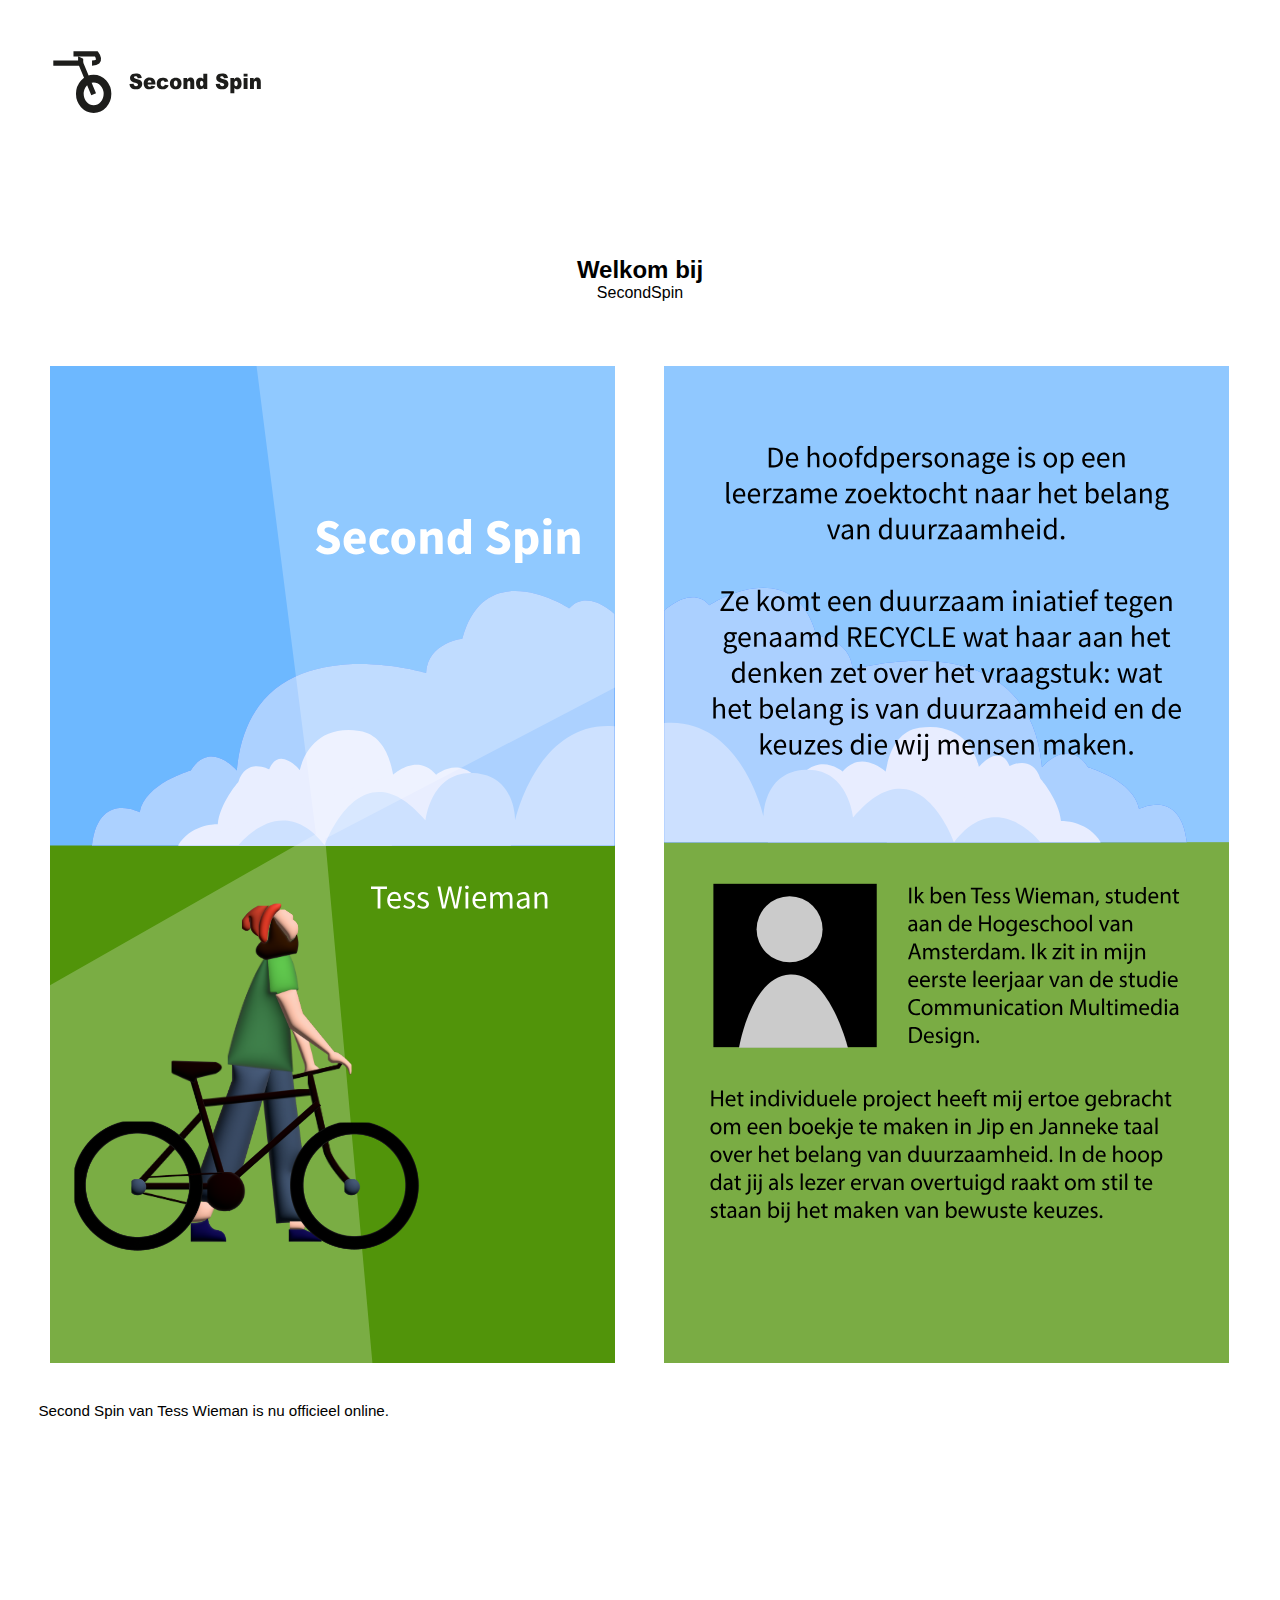
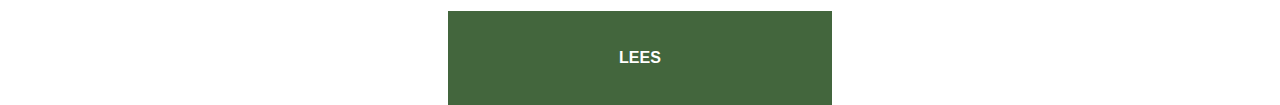
<file: index.html>
<!DOCTYPE html>
<html lang="nl">
<head>
    <meta charset="UTF-8">
    <meta name="viewport" content="width=device-width, initial-scale=1.0">
    <title>SecondSpin</title>
    <link rel="stylesheet" href="style.css">
</head>

<body>
    <header>
        <nav>
            <a href="index.html">
                <img src="animaties/logo.svg" alt="logo SecondSpin">
            </a>
        </nav>
    </header>
    
    <main>
        <div class="welkom-text">
          <h1>Welkom bij</h1>
          <h2>SecondSpin</h2>
        </div>
        <div class="cover">
            <img src="animaties/voorkant-cover.svg" alt="voorkant van de kaft">
            <img src="animaties/achterkant-cover.svg" alt="achterkant van de kaft">
        </div>
        <p>Second Spin van Tess Wieman is nu officieel online.</p>
        <section>
            <a href="voorkant.html">LEES</a>
        </section>
  </main>

</body>
</html>
</file>
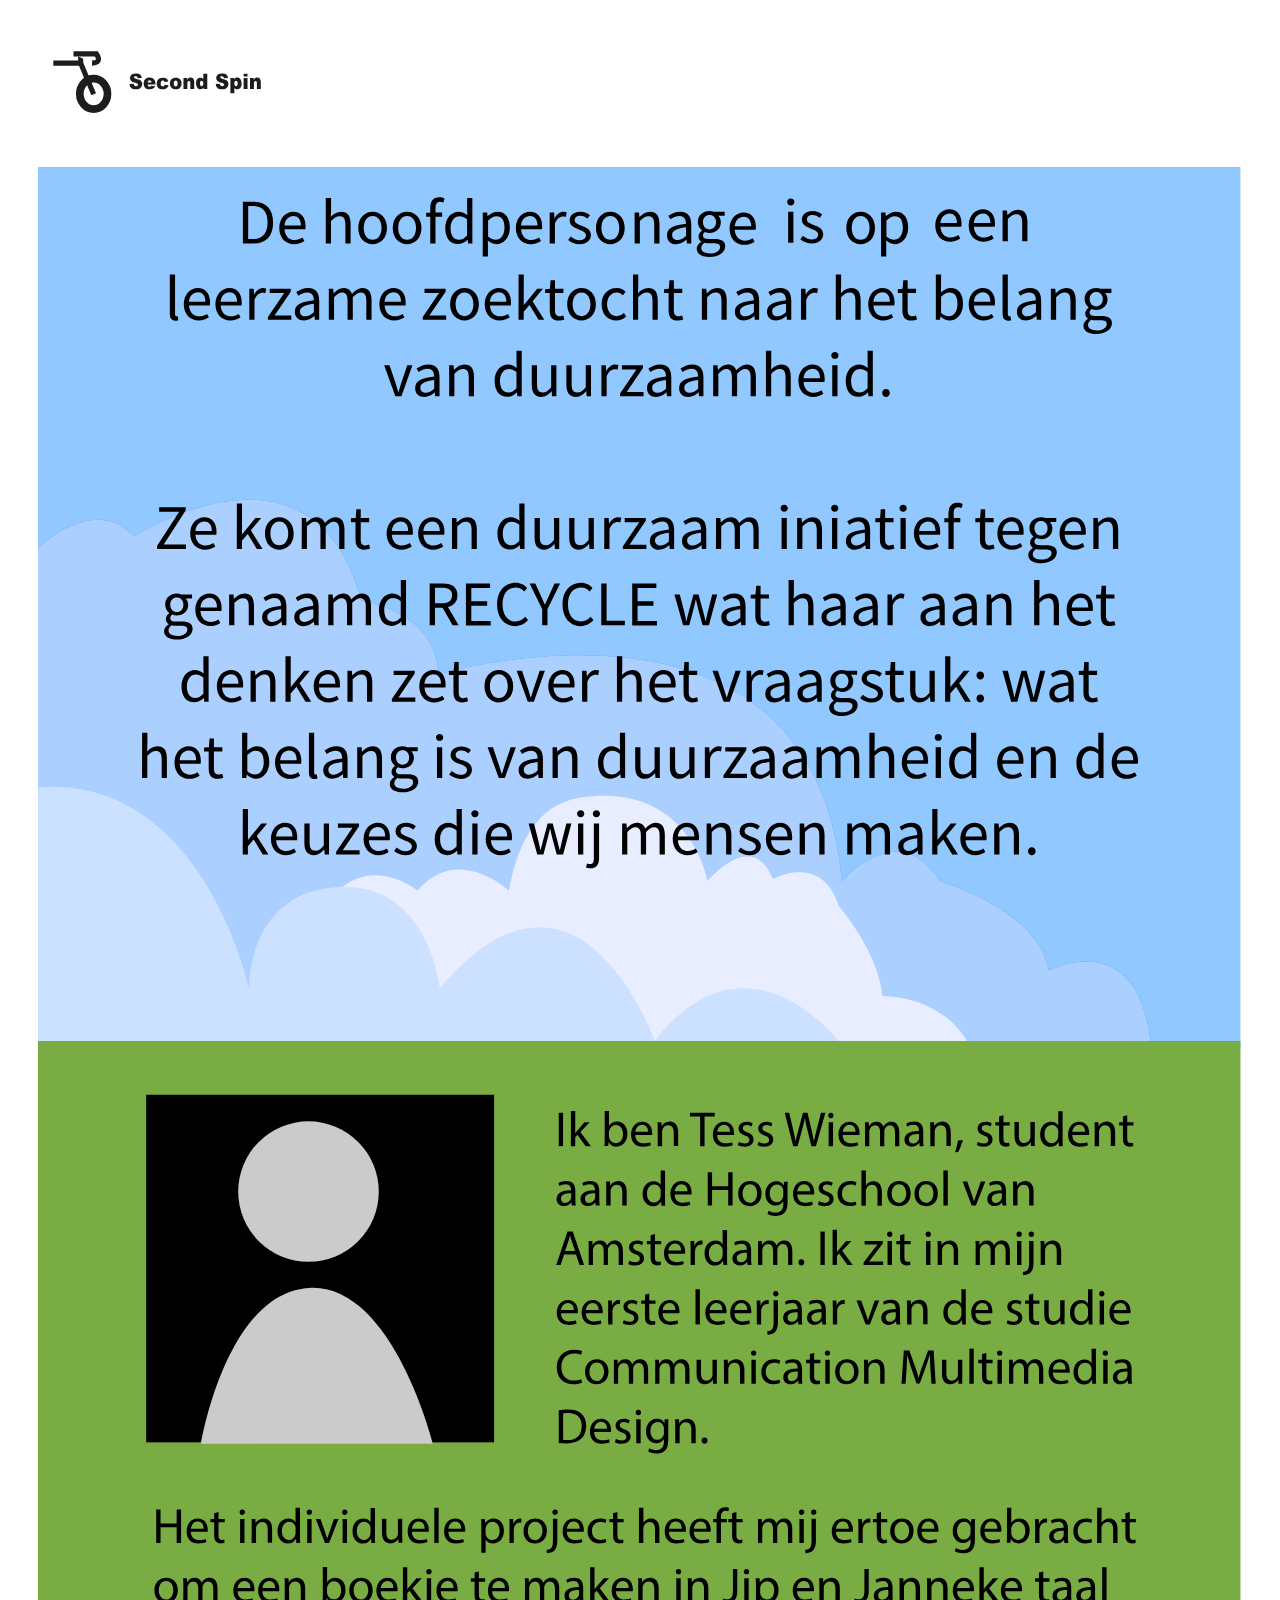
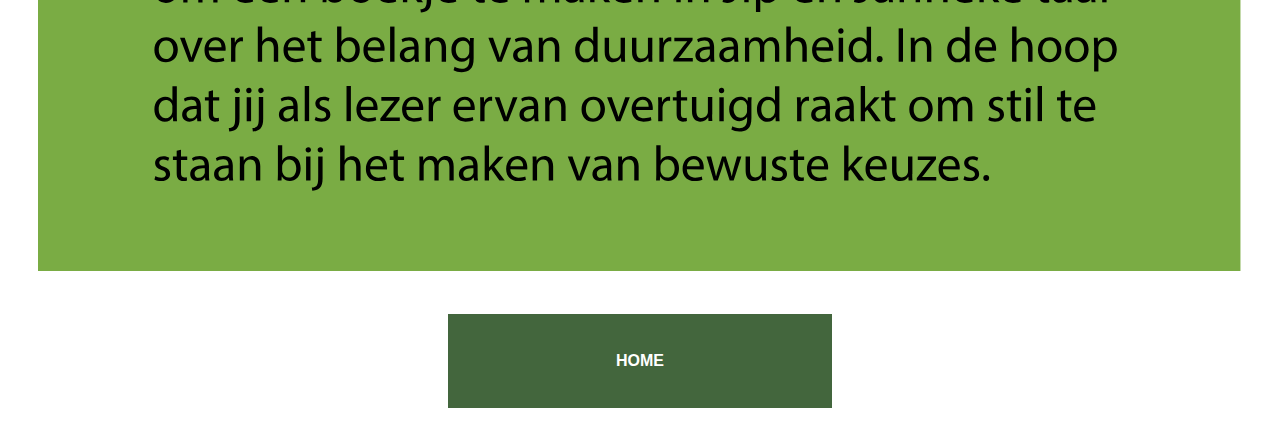
<file: achterkant.html>
<!DOCTYPE html>
<html lang="nl">
<head>
    <meta charset="UTF-8">
    <meta name="viewport" content="width=device-width, initial-scale=1.0">
    <title>kaft - SecondSpin</title>
    <link rel="stylesheet" href="style.css">
</head>

<body>
    <header>
        <nav>
            <a href="index.html">
                <img src="animaties/logo.svg" alt="logo SecondSpin">
            </a>
        </nav>
    </header>
    <main>
        <img src="animaties/achterkant-cover1.svg" alt="achterkant van de kaft">
        <div class="home-button">
            <a href="index.html">HOME</a>
        </div>
    </main>
</body>
</html>
</file>
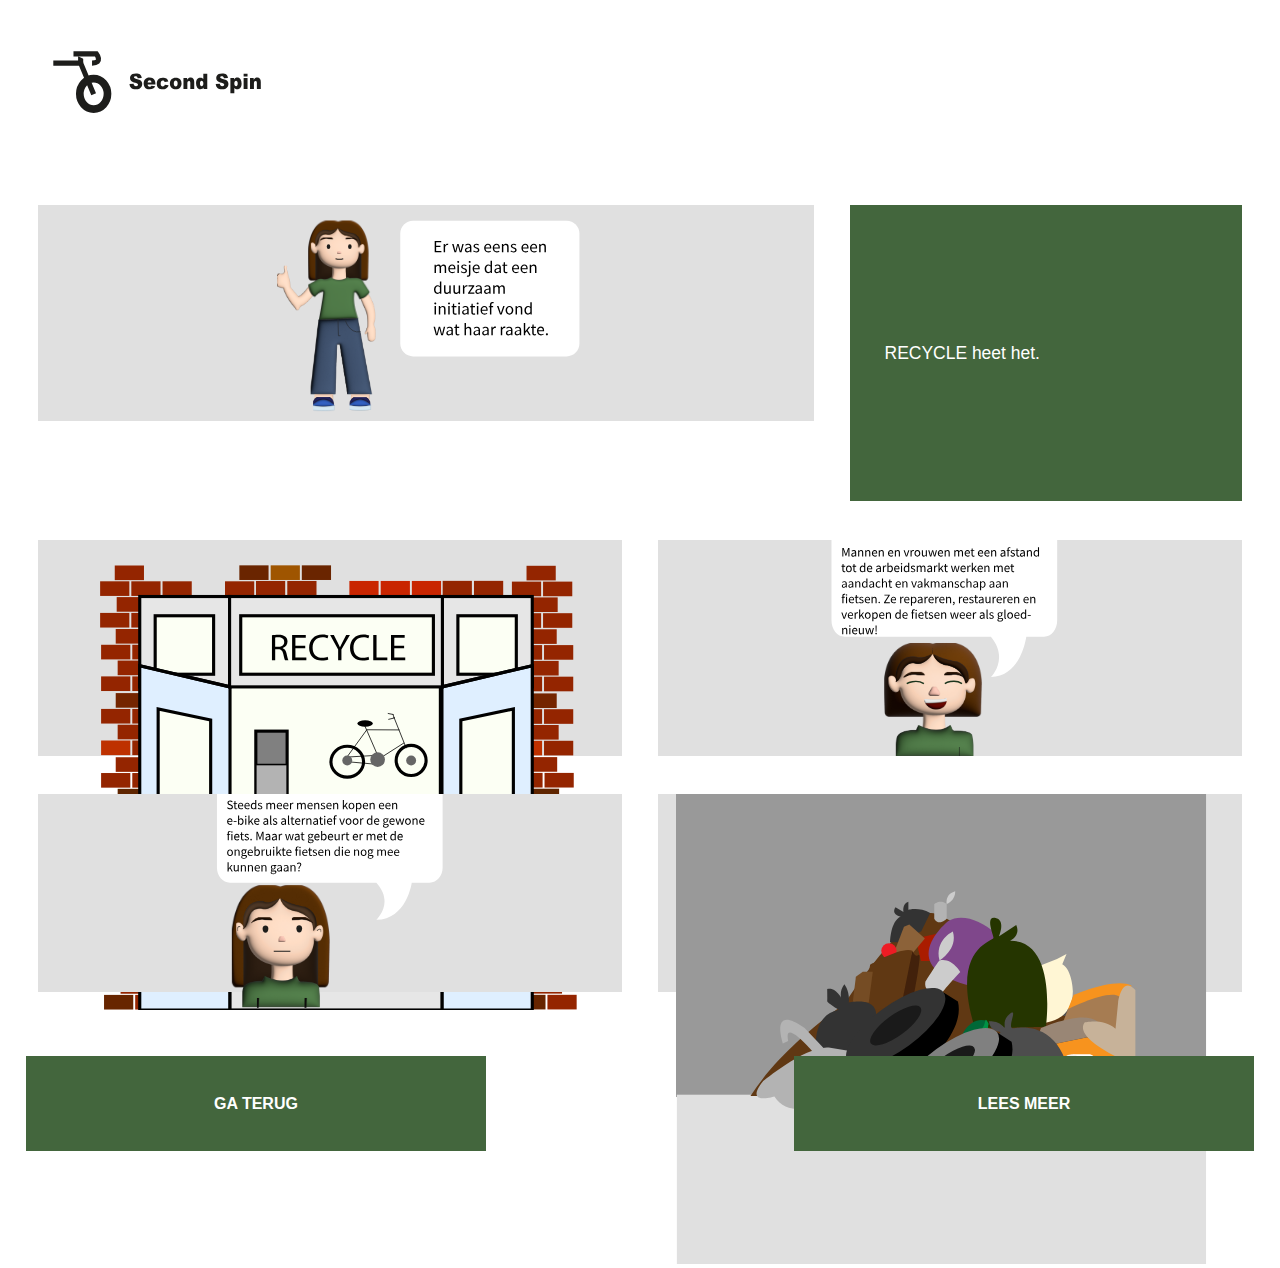
<file: page1.html>
<!DOCTYPE html>
<html lang="nl">
<head>
    <meta charset="UTF-8">
    <meta name="viewport" content="width=device-width, initial-scale=1.0">
    <title>verhaal - SecondSpin</title>
    <link rel="stylesheet" href="style.css">
</head>

<body>
    <header>
        <nav>
            <a href="index.html">
                <img src="animaties/logo.svg" alt="logo SecondSpin">
            </a>
        </nav>
    </header>

    <main>
        <div class="rij-1">
            <div class="box-one">
                <img src="animaties/plaatje1.svg" alt="Er was eens een meisje dat een duurzaam initiatief vond wat haar raakte.">
            </div>
            <div class="box-two">
                <p>RECYCLE heet het.</p>
            </div>
        </div>
        <div class="rij-2">
            <div class="box-three">
                <img src="animaties/plaatje3.svg" alt="Weergave hoe de winkel/werkplek eruit ziet van recycle.">
            </div>
            <div class="box-four">
                <img src="animaties/plaatje4.svg" alt="Mannen en vrouwen met een afstand tot de arbeidsmarkt werken met aandacht en vakmanschap aan fietsen. Ze repareren, restaureren en verkopen de fietsen weer als gloednieuw!">
            </div>
            
        </div>
        <div class="rij-3">
            <div class="box-five">
                <img src="animaties/plaatje5.svg" alt="Steeds meer mensen kopen een e-bike als alternatief voor de gewone fiets. Maar wat gebeurt er met de ongebruikte fietsen die nog mee kunnen gaan?">
            </div>
            <div class="box-six">
                <img src="animaties/plaatje6.svg" alt="Weergave van een afvalhoop.">
            </div>
        </div>
        <div class="twee-buttons">
            <a href="index.html">GA TERUG</a>
            <a href="page2.html">LEES MEER</a>
        </div>
    </main>
</body>
</html>
</file>
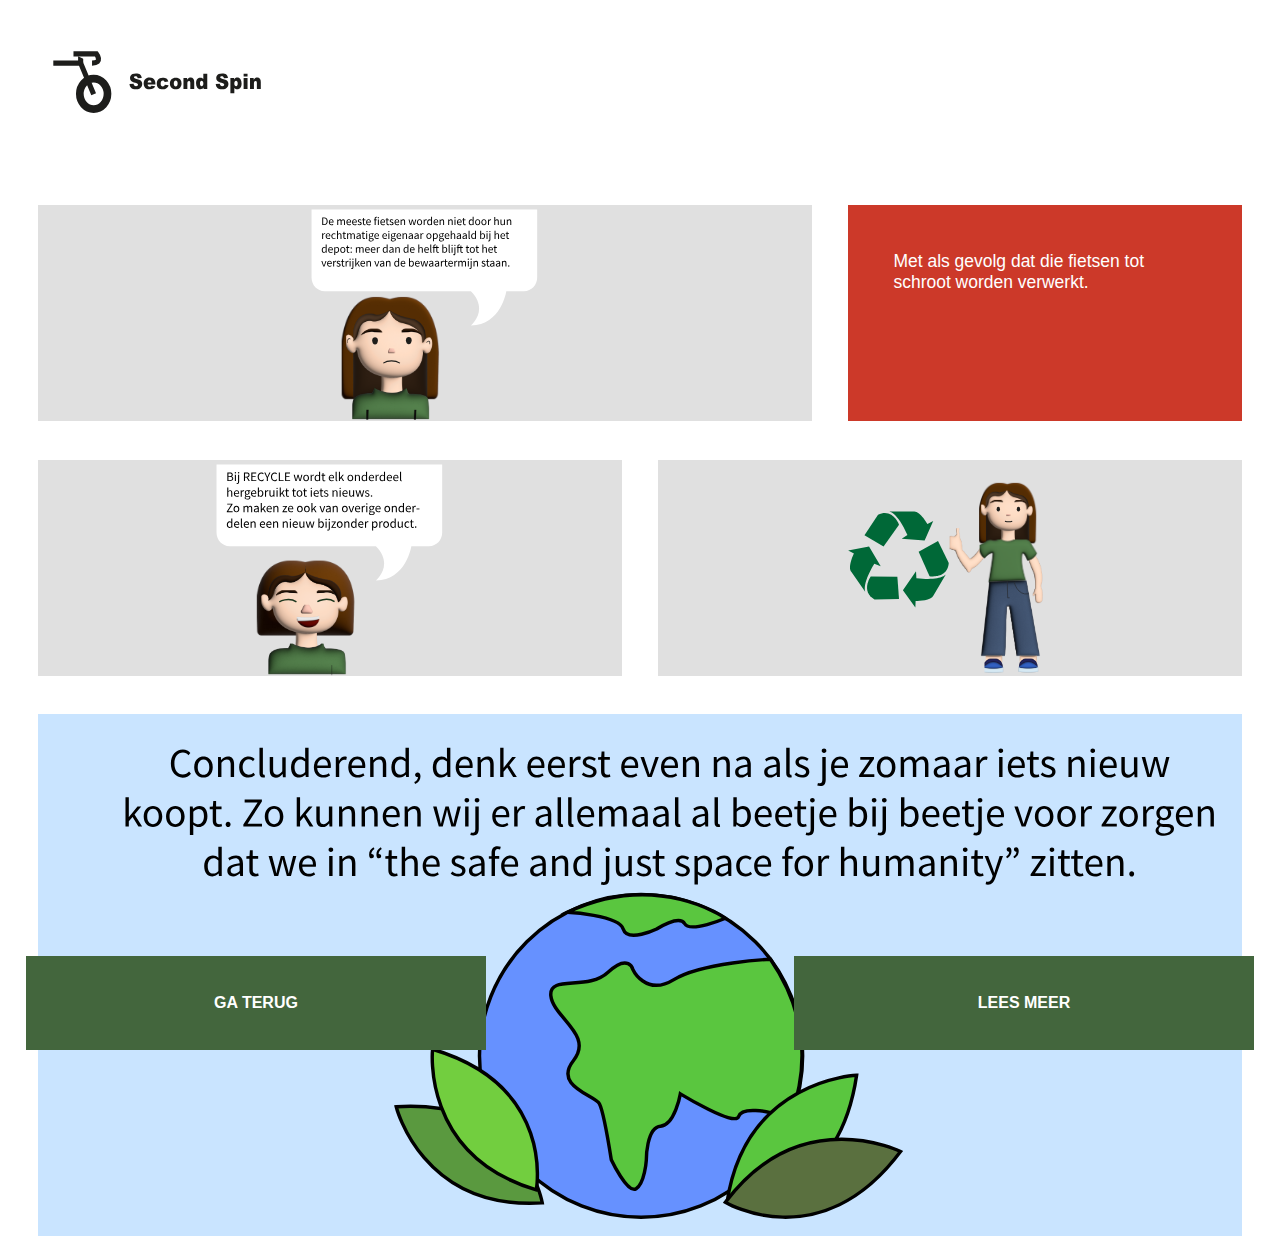
<file: page2.html>
<!DOCTYPE html>
<html lang="nl">
<head>
    <meta charset="UTF-8">
    <meta name="viewport" content="width=device-width, initial-scale=1.0">
    <title>verhaal - SecondSpin</title>
    <link rel="stylesheet" href="style.css">

</head>
<body>
    <header>
        <nav>
            <a href="index.html">
                <img src="animaties/logo.svg" alt="logo SecondSpin">
            </a>
        </nav>
    </header>

    <main>
        <div class="rij-4">
            <div class="box-seven">
                <img src="animaties/plaatje7.svg" alt="De meeste fietsen worden niet door hun rechtmatige eigenaar opgehaald bij het depot: meer dan de helft blijft tot het verstrijken van de bewaartermijn staan.">
            </div>
            <div class="box-eight">
                <p>Met als gevolg dat die fietsen tot schroot worden verwerkt.</p>
            </div>
        </div>
        <div class="rij-5">
            <div class="box-nine">
                <img src="animaties/plaatje10.svg" alt="Bij RECYCLE wordt elk onderdeel hergebruikt tot iets nieuws.
                Zo maken ze ook van overige onderdelen een nieuw bijzonder product.">
            </div>
            <div class="box-ten">
                <img src="animaties/plaatje9.svg" alt="Plaatje dat weergeeft: duurzaamheid is goed.">
            </div>
        </div>
            <div class="box-final">
                <img src="animaties/plaatje11.svg" alt="Concluderend, denk eerst even na als je zomaar iets nieuw koopt. Zo kunnen wij er allemaal al beetje bij beetje voor zorgen dat we in “the safe and just space for humanity” zitten.">
            </div>
        <div class="twee-buttons">
            <a href="page1.html">GA TERUG</a>
            <a href="achterkant.html">LEES MEER</a>
        </div>
    </main>
</body>
</html>
</file>
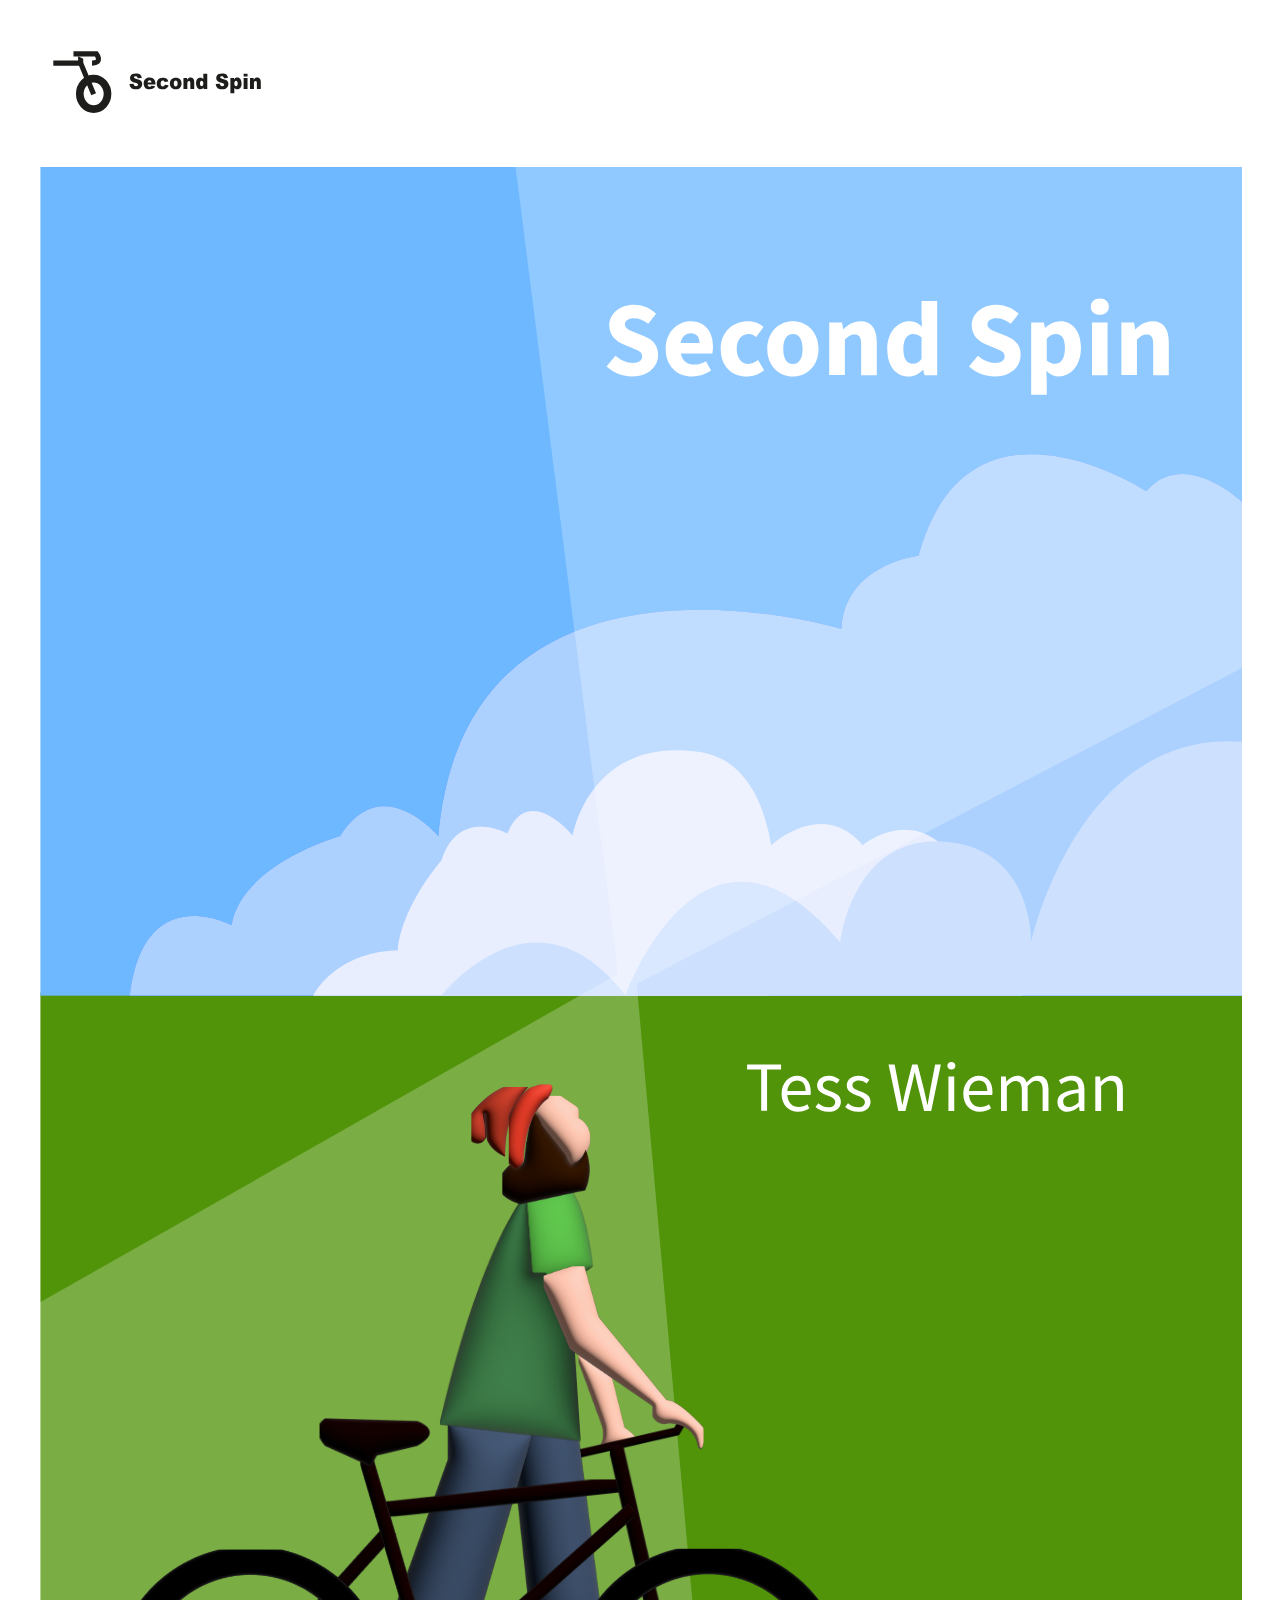
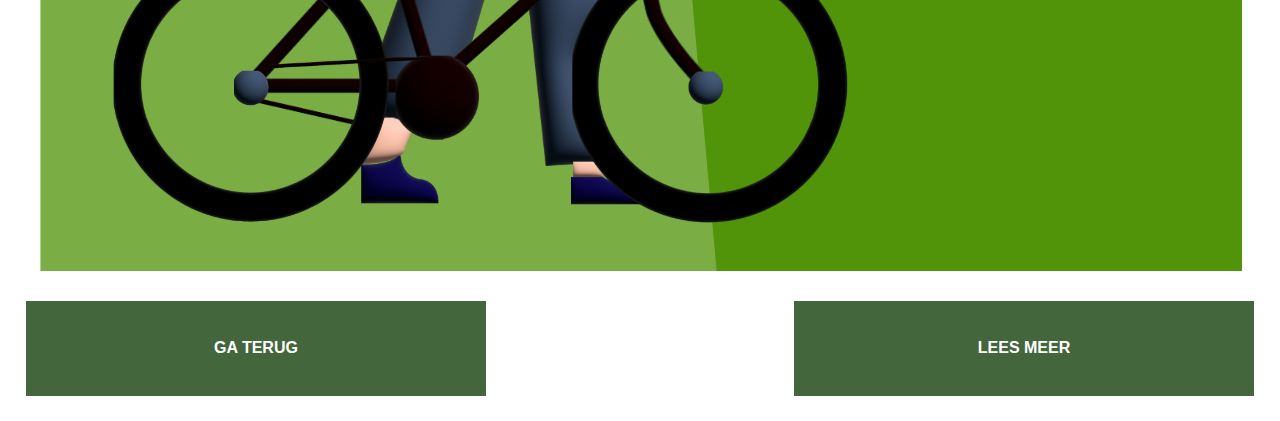
<file: voorkant.html>
<!DOCTYPE html>
<html lang="nl">
<head>
    <meta charset="UTF-8">
    <meta name="viewport" content="width=device-width, initial-scale=1.0">
    <title>kaft - SecondSpin</title>
    <link rel="stylesheet" href="style.css">

</head>
<body>
    <header>
        <nav>
            <a href="index.html">
                <img src="animaties/logo.svg" alt="logo SecondSpin">
            </a>
        </nav>
    </header>
    <main>
        <img src="animaties/voorkant-cover1.svg" alt="voorkant kaft">
        <div class="twee-buttons">
            <a href="index.html">GA TERUG</a>
            <a href="page1.html">LEES MEER</a>
        </div>
    </main>
</body>
</html>
</file>
<file: style.css>
* {
    margin: 0;
}

body {
    font-family: sans-serif, serif;
}
  
header nav {
    width: 94%;
    height: 10vh;
    display: flex;
    justify-content: space-between;
    align-items: center;
    padding: 3%;
}

.welkom-text {
    text-align: center;
}
  
.welkom-text h1 {
    padding-top: 7%;
    font-size: 150%;
}
  
.welkom-text h2 {
    padding-bottom: 5%;
    font-size: 100%;
    font-weight: 45;
}

.cover {
    display: flex;
    justify-content: space-evenly;
    margin-right: 3%;
}

.cover img {
    width: 45.5%;
}

p {
    margin: 3%;
    font-size: 95%;
}

img {
    width: 94%;
    margin-left: 3%;
}

/*    border-radius: 20%;*/
section {
    width: 30vw;
    margin: auto;
    background-color: #43663d;
    text-align: center;
    margin-top: 15%;
    padding: 3% 0% 3% 0%;
}

section a {
    text-decoration: none;
    color: white;
    font-size: 100%;
    font-weight: 800;
}

.rij-1 {
    display: flex;
    flex-direction: row;
    margin: 3%;
}

.box-one {
    width: 68.5%;
    height: 24vh;
    background-color: #e0e0e0;
    margin-right: 3%;
}

.box-one img {
    height: 24vh;
}

.box-two {
    width: 28.5vw;
    background-color: #43663d;
    color: white;
    line-height: 2.0;
    font-size: 115%;
    padding: 10% 2% 10% 2%;
}

.rij-2 {
    display: flex;
    flex-direction: row;
    margin: 3%;
}

.box-three {
    width: 48.5%;
    height: 24vh;
    background-color: #e0e0e0;
    margin-right: 3%;
}

.box-four {
    width: 48.5%;
    height: 24vh;
    background-color: #e0e0e0;
}

.box-four img {
    height: 24vh;
}

.rij-3 {
    display: flex;
    flex-direction: row;
    margin: 3%;
}

.box-five {
    width: 48.5%;
    height: 22vh;
    background-color: #e0e0e0;
    margin-right: 3%;
}

.box-five img {
    height: 24vh;
}

.box-six {
    width: 48.5%;
    height: 22vh;
    background-color: #e0e0e0;
}

/*    border-radius: 20%;*/
.twee-buttons :nth-child(1) {
    width: 30vw;
    background-color: #43663d;
    font-size: 100%;
    font-weight: 800;
    text-align: center;
    margin: 2%;
    padding: 3%;
    text-decoration: none;
    color: white;
}

/*    border-radius: 20%;*/
.twee-buttons :nth-child(2) {
    width: 30vw;
    background-color: #43663d;
    font-size: 100%;
    font-weight: 800;
    text-align: center;
    margin: 2%;
    padding: 3%;
    text-decoration: none;
    color: white;
}

.twee-buttons {
    display: flex;
    justify-content: space-between;
}

.rij-4 {
    display: flex;
    flex-direction: row;
    margin: 3%;
}

.box-seven {
    width: 68.5%;
    height: 24vh;
    background-color: #e0e0e0;
    margin-right: 3%;
}

.box-seven img {
    height: 24vh;
}

.box-eight {
    width: 28.5%;
    background-color: #cc3929;
    color: white;
    font-size: 115%;
    padding: 3%;
}

.rij-5 {
    display: flex;
    flex-direction: row;
    margin: 3%;
}

.box-nine {
    width: 48.5%;
    height: 24vh;
    background-color: #e0e0e0;
    margin-right: 3%;
}

.box-nine img {
    height: 24vh;
}

.box-ten {
    width: 48.5%;
    height: 24vh;
    background-color: #e0e0e0;
}

.box-ten img {
    height: 24vh;
}

.box-final {
    width: 100%;
    height: 24vh;
    margin-right: 3%; 
}

/*    border-radius: 20%;*/
.home-button {
    width: 30vw;
    background-color: #43663d;
    text-align: center;
    margin: 3% 35% 3% 35%;
    padding: 3% 0% 3% 0%;
}
.home-button a {
    text-decoration: none;
    color: white;
    font-size: 100%;
    font-weight: 800;
}
</file>
